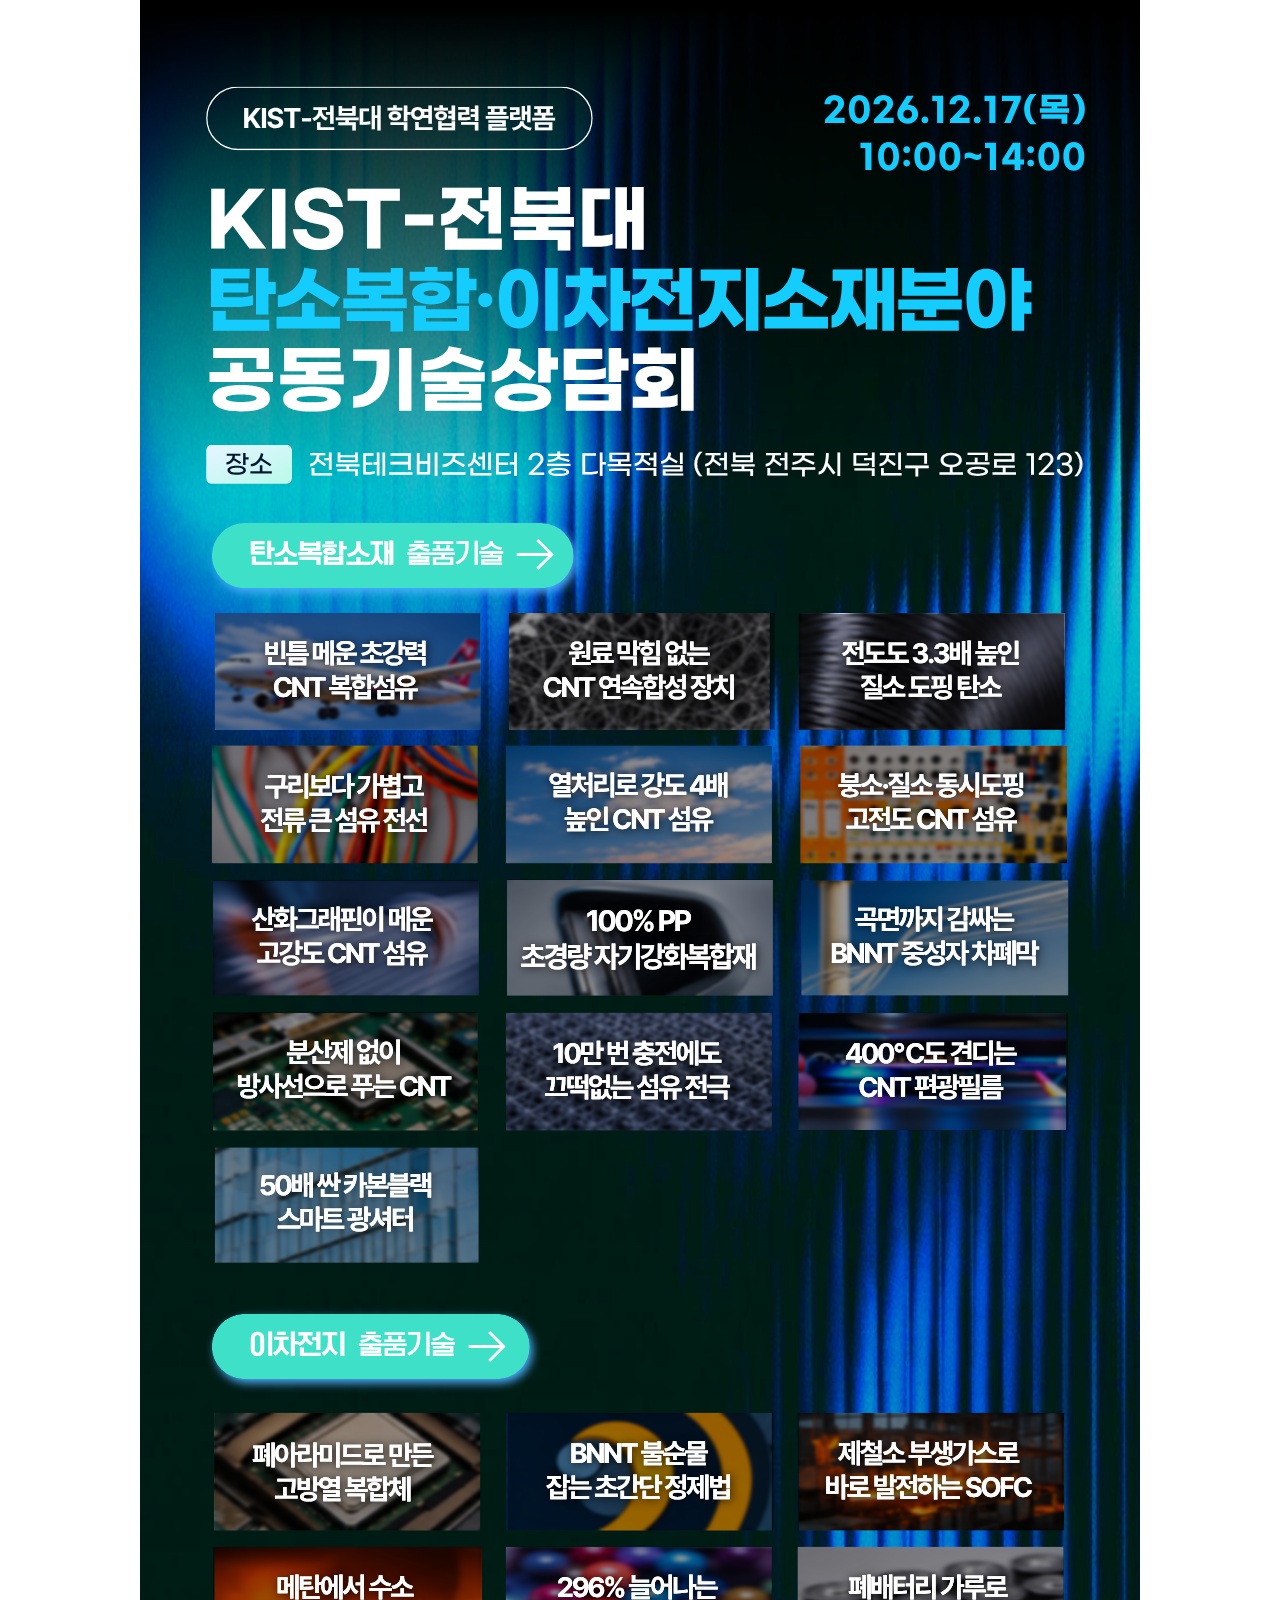
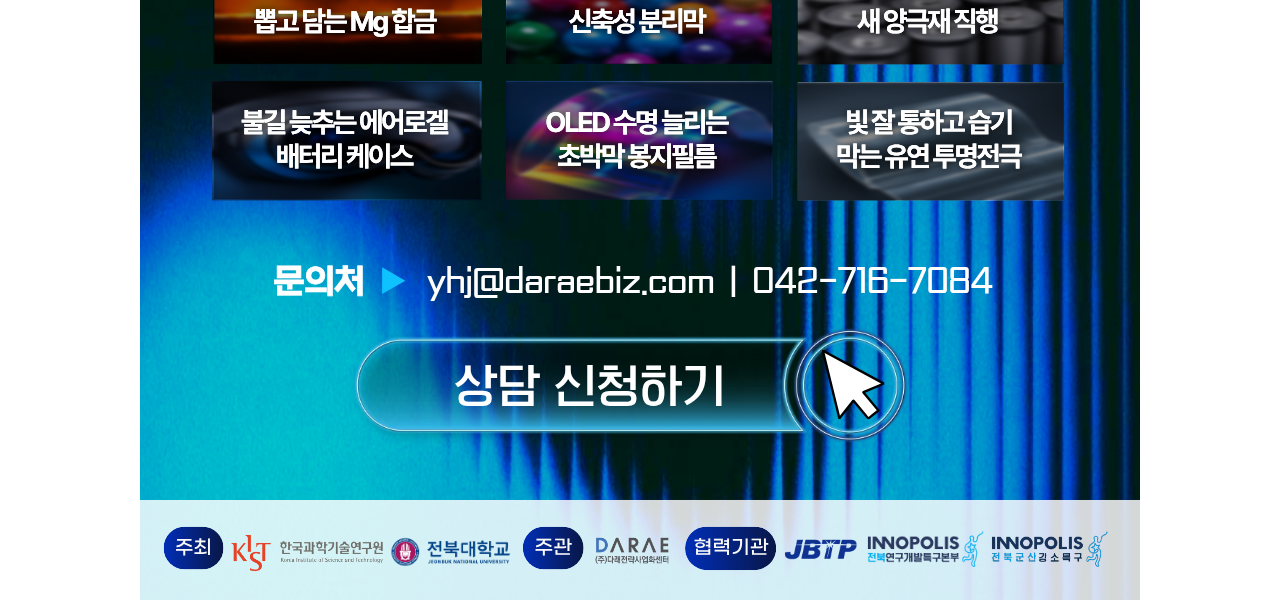
<file: edm/edm-all-techs.html>
<!DOCTYPE html>
<html lang="ko">
<head>
  <meta charset="utf-8">
  <title>KIST-전북대 공동기술상담회 출품기술</title>
</head>
<body style="margin:0; padding:0; background-color:#ffffff;">
  <div style="width:1000px; margin:0 auto;">
    <img src="https://darae-daejeon.github.io/kist-jbnu-partnering-2026/edm/edm-all-techs.png" width="1000" height="2200" usemap="#edm-all-techs" alt="KIST-전북대 탄소복합·이차전지소재분야 공동기술상담회 출품기술" style="display:block; width:1000px; height:2200px; border:0;">
    <map name="edm-all-techs" id="edm-all-techs">
      <area shape="rect" coords="74,523,431,587" href="https://darae-daejeon.github.io/kist/2026-jbnu-partnering/?filter=carbon" target="_blank" alt="탄소복합소재 출품기술" title="탄소복합소재 출품기술">
      <area shape="rect" coords="72,1314,388,1378" href="https://darae-daejeon.github.io/kist/2026-jbnu-partnering/?filter=battery" target="_blank" alt="이차전지 출품기술" title="이차전지 출품기술">
      <area shape="rect" coords="215,1935,765,2032" href="https://darae-daejeon.github.io/kist/2026-jbnu-partnering/" target="_blank" alt="상담 신청하기" title="상담 신청하기">
    </map>
  </div>
</body>
</html>
</file>
